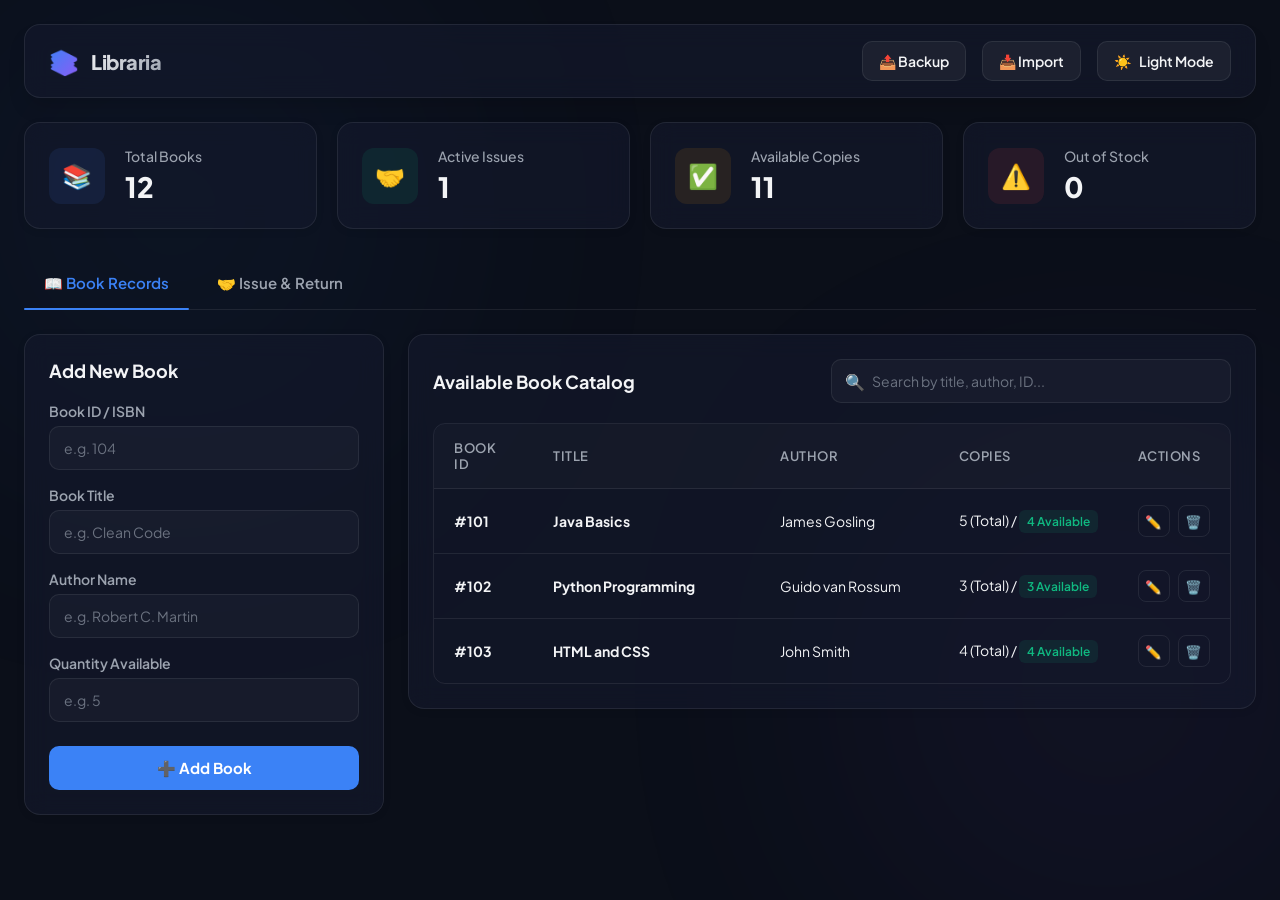
<file: index.html>
<!DOCTYPE html>
<html lang="en" data-theme="dark">
<head>
    <meta charset="UTF-8">
    <meta name="viewport" content="width=device-width, initial-scale=1.0">
    <title>Antigravity Library System</title>
    <!-- Modern Favicon -->
    <link rel="icon" href="data:image/svg+xml,<svg xmlns=%22http://www.w3.org/2000/svg%22 viewBox=%220 0 100 100%22><text y=%22.9em%22 font-size=%2290%22>📚</text></svg>">
    <!-- Stylesheet -->
    <link rel="stylesheet" href="style.css">
    <!-- Script -->
    <script src="app.js" defer></script>
</head>
<body>

    <!-- Subtle background glows for visual aesthetic -->
    <div class="bg-glow bg-glow-1"></div>
    <div class="bg-glow bg-glow-2"></div>

    <div class="app-container">
        
        <!-- Header -->
        <header>
            <div class="logo-section">
                <div class="logo-icon">📚</div>
                <div class="logo-text">Libraria</div>
            </div>
            <div class="nav-actions">
                <button class="action-btn" onclick="exportData()" title="Backup database to JSON file">📤 Backup</button>
                <button class="action-btn" onclick="triggerImport()" title="Import database from JSON backup">📥 Import</button>
                <input type="file" id="importFileInput" style="display: none;" accept=".json" onchange="importData(event)">
                <button id="themeToggleBtn" class="theme-toggle-btn">☀️ Light Mode</button>
            </div>
        </header>

        <!-- Dashboard Stats Grid -->
        <div class="dashboard-grid">
            <!-- Stat Card 1 -->
            <div class="stat-card">
                <div class="stat-icon blue">📚</div>
                <div class="stat-info">
                    <span class="stat-label">Total Books</span>
                    <span id="statTotalBooks" class="stat-value">0</span>
                </div>
            </div>
            <!-- Stat Card 2 -->
            <div class="stat-card">
                <div class="stat-icon green">🤝</div>
                <div class="stat-info">
                    <span class="stat-label">Active Issues</span>
                    <span id="statActiveIssues" class="stat-value">0</span>
                </div>
            </div>
            <!-- Stat Card 3 -->
            <div class="stat-card">
                <div class="stat-icon yellow">✅</div>
                <div class="stat-info">
                    <span class="stat-label">Available Copies</span>
                    <span id="statAvailableBooks" class="stat-value">0</span>
                </div>
            </div>
            <!-- Stat Card 4 -->
            <div class="stat-card">
                <div class="stat-icon red">⚠️</div>
                <div class="stat-info">
                    <span class="stat-label">Out of Stock</span>
                    <span id="statOutOfStock" class="stat-value">0</span>
                </div>
            </div>
        </div>

        <!-- Navigation Tabs -->
        <div class="tabs">
            <button class="tab-btn active" data-tab="tabBooks">📖 Book Records</button>
            <button class="tab-btn" data-tab="tabIssues">🤝 Issue & Return</button>
        </div>

        <!-- Tab 1: Book Records -->
        <div id="tabBooks" class="tab-content active">
            <div class="panel-grid">
                <!-- Sidebar Form -->
                <div class="card">
                    <div id="bookFormTitle" class="card-title">Add New Book</div>
                    <form id="bookForm">
                        <div class="form-group">
                            <label for="bookId">Book ID / ISBN</label>
                            <input type="number" id="bookId" class="form-control" placeholder="e.g. 104" required min="1">
                        </div>
                        <div class="form-group">
                            <label for="bookName">Book Title</label>
                            <input type="text" id="bookName" class="form-control" placeholder="e.g. Clean Code" required>
                        </div>
                        <div class="form-group">
                            <label for="bookAuthor">Author Name</label>
                            <input type="text" id="bookAuthor" class="form-control" placeholder="e.g. Robert C. Martin" required>
                        </div>
                        <div class="form-group">
                            <label for="bookQuantity">Quantity Available</label>
                            <input type="number" id="bookQuantity" class="form-control" placeholder="e.g. 5" required min="0">
                        </div>
                        
                        <button type="submit" id="bookSubmitBtn" class="btn-submit">➕ Add Book</button>
                        <button type="button" id="cancelEditBtn" class="btn-reset" style="display: none;" onclick="cancelEditBook()">Cancel Edit</button>
                    </form>
                </div>

                <!-- Main Table Section -->
                <div class="card">
                    <div class="table-header-controls">
                        <h2 style="font-size: 18px; text-align: left;">Available Book Catalog</h2>
                        <div class="search-wrapper">
                            <span class="search-icon">🔍</span>
                            <input type="text" id="bookSearch" class="form-control search-input" placeholder="Search by title, author, ID...">
                        </div>
                    </div>

                    <div class="table-container">
                        <table>
                            <thead>
                                <tr>
                                    <th style="width: 15%;">Book ID</th>
                                    <th style="width: 35%;">Title</th>
                                    <th style="width: 25%;">Author</th>
                                    <th style="width: 15%;">Copies</th>
                                    <th style="width: 10%;">Actions</th>
                                </tr>
                            </thead>
                            <tbody id="booksTableBody">
                                <!-- Populated dynamically by JS -->
                            </tbody>
                        </table>
                    </div>
                </div>
            </div>
        </div>

        <!-- Tab 2: Issue & Return -->
        <div id="tabIssues" class="tab-content">
            <div class="panel-grid">
                <!-- Sidebar Form -->
                <div class="card">
                    <div class="card-title">Issue Book</div>
                    <form id="issueForm">
                        <div class="form-group">
                            <label for="issueBookId">Select Book</label>
                            <select id="issueBookId" class="form-control" required>
                                <option value="">-- Select a Book --</option>
                                <!-- Populated dynamically by JS -->
                            </select>
                        </div>
                        <div class="form-group">
                            <label for="studentId">Student ID</label>
                            <input type="text" id="studentId" class="form-control" placeholder="e.g. S1024" required>
                        </div>
                        <div class="form-group">
                            <label for="studentName">Student Name</label>
                            <input type="text" id="studentName" class="form-control" placeholder="e.g. John Doe" required>
                        </div>
                        <div class="form-group">
                            <label for="issueDate">Issue Date</label>
                            <input type="date" id="issueDate" class="form-control" required>
                        </div>
                        <div class="form-group">
                            <label for="dueDate">Due Date</label>
                            <input type="date" id="dueDate" class="form-control" required>
                        </div>

                        <button type="submit" class="btn-submit">🤝 Issue Book</button>
                    </form>
                </div>

                <!-- Main Table Section -->
                <div class="card">
                    <div class="table-header-controls">
                        <h2 style="font-size: 18px; text-align: left;">Issued Books Register</h2>
                        <div class="search-wrapper">
                            <span class="search-icon">🔍</span>
                            <input type="text" id="issueSearch" class="form-control search-input" placeholder="Search by student, book name, ID...">
                        </div>
                    </div>

                    <div class="table-container">
                        <table>
                            <thead>
                                <tr>
                                    <th style="width: 30%;">Book ID & Title</th>
                                    <th style="width: 25%;">Student Name & ID</th>
                                    <th style="width: 12%;">Issue Date</th>
                                    <th style="width: 12%;">Due Date</th>
                                    <th style="width: 11%;">Status</th>
                                    <th style="width: 10%;">Actions</th>
                                </tr>
                            </thead>
                            <tbody id="issuesTableBody">
                                <!-- Populated dynamically by JS -->
                            </tbody>
                        </table>
                    </div>
                </div>
            </div>
        </div>

    </div>

    <!-- Toast Notification Container -->
    <div id="toastNotification" class="toast"></div>

</body>
</html>
</file>
<file: style.css>
/* Google Font Import */
@import url('https://fonts.googleapis.com/css2?family=Plus+Jakarta+Sans:wght@300;400;500;600;700;800&display=swap');

:root {
    --font-primary: 'Plus Jakarta Sans', sans-serif;
    
    /* Dark Theme Colors (Default) */
    --bg-app: #0b0f19;
    --bg-card: rgba(20, 26, 46, 0.6);
    --border-card: rgba(255, 255, 255, 0.08);
    --border-focus: #3b82f6;
    
    --text-primary: #f3f4f6;
    --text-secondary: #9ca3af;
    --text-muted: #6b7280;
    
    --color-primary: #3b82f6;
    --color-primary-hover: #2563eb;
    --color-primary-glow: rgba(59, 130, 246, 0.15);
    
    --color-success: #10b981;
    --color-success-bg: rgba(16, 185, 129, 0.1);
    --color-warning: #f59e0b;
    --color-warning-bg: rgba(245, 158, 11, 0.1);
    --color-danger: #ef4444;
    --color-danger-bg: rgba(239, 68, 68, 0.1);
    
    --shadow-sm: 0 2px 8px -1px rgba(0, 0, 0, 0.1);
    --shadow-md: 0 12px 20px -4px rgba(0, 0, 0, 0.15);
    --shadow-lg: 0 20px 25px -5px rgba(0, 0, 0, 0.25);
    
    --transition-fast: 0.15s ease;
    --transition-normal: 0.25s ease;
}

[data-theme="light"] {
    /* Light Theme Colors */
    --bg-app: #f8fafc;
    --bg-card: rgba(255, 255, 255, 0.8);
    --border-card: rgba(0, 0, 0, 0.06);
    --border-focus: #3b82f6;
    
    --text-primary: #0f172a;
    --text-secondary: #475569;
    --text-muted: #94a3b8;
    
    --color-primary: #3b82f6;
    --color-primary-hover: #1d4ed8;
    --color-primary-glow: rgba(59, 130, 246, 0.1);
    
    --shadow-sm: 0 1px 3px 0 rgba(0, 0, 0, 0.05);
    --shadow-md: 0 4px 6px -1px rgba(0, 0, 0, 0.05), 0 2px 4px -2px rgba(0, 0, 0, 0.05);
    --shadow-lg: 0 10px 15px -3px rgba(0, 0, 0, 0.05), 0 4px 6px -4px rgba(0, 0, 0, 0.05);
}

* {
    margin: 0;
    padding: 0;
    box-sizing: border-box;
    font-family: var(--font-primary);
}

body {
    background-color: var(--bg-app);
    color: var(--text-primary);
    min-height: 100vh;
    overflow-x: hidden;
    transition: background-color var(--transition-normal), color var(--transition-normal);
}

/* Background Gradients */
.bg-glow {
    position: fixed;
    width: 600px;
    height: 600px;
    border-radius: 50%;
    filter: blur(150px);
    z-index: -1;
    opacity: 0.15;
    pointer-events: none;
}

.bg-glow-1 {
    top: -10%;
    left: -10%;
    background: radial-gradient(circle, #3b82f6 0%, transparent 70%);
}

.bg-glow-2 {
    bottom: -10%;
    right: -10%;
    background: radial-gradient(circle, #8b5cf6 0%, transparent 70%);
}

/* Container & Layout */
.app-container {
    max-width: 1400px;
    margin: 0 auto;
    padding: 24px;
}

/* Navigation Header */
header {
    display: flex;
    justify-content: space-between;
    align-items: center;
    padding: 16px 24px;
    background: var(--bg-card);
    backdrop-filter: blur(12px);
    -webkit-backdrop-filter: blur(12px);
    border: 1px solid var(--border-card);
    border-radius: 16px;
    margin-bottom: 24px;
    box-shadow: var(--shadow-md);
}

.logo-section {
    display: flex;
    align-items: center;
    gap: 12px;
}

.logo-icon {
    font-size: 24px;
    background: linear-gradient(135deg, #3b82f6, #8b5cf6);
    -webkit-background-clip: text;
    -webkit-text-fill-color: transparent;
    display: flex;
    align-items: center;
}

.logo-text {
    font-size: 20px;
    font-weight: 800;
    letter-spacing: -0.5px;
    background: linear-gradient(135deg, var(--text-primary), var(--text-secondary));
    -webkit-background-clip: text;
    -webkit-text-fill-color: transparent;
}

.nav-actions {
    display: flex;
    align-items: center;
    gap: 16px;
}

.theme-toggle-btn, .action-btn {
    background: rgba(255, 255, 255, 0.05);
    border: 1px solid var(--border-card);
    color: var(--text-primary);
    padding: 10px 16px;
    border-radius: 10px;
    cursor: pointer;
    display: flex;
    align-items: center;
    gap: 8px;
    font-size: 14px;
    font-weight: 600;
    transition: all var(--transition-fast);
}

.theme-toggle-btn:hover, .action-btn:hover {
    background: rgba(255, 255, 255, 0.1);
    transform: translateY(-1px);
}

.action-btn-primary {
    background: var(--color-primary);
    border: none;
    color: white;
}

.action-btn-primary:hover {
    background: var(--color-primary-hover);
    box-shadow: 0 0 15px var(--color-primary-glow);
}

/* Dashboard Stats Grid */
.dashboard-grid {
    display: grid;
    grid-template-columns: repeat(auto-fit, minmax(260px, 1fr));
    gap: 20px;
    margin-bottom: 32px;
}

.stat-card {
    background: var(--bg-card);
    backdrop-filter: blur(12px);
    -webkit-backdrop-filter: blur(12px);
    border: 1px solid var(--border-card);
    border-radius: 16px;
    padding: 24px;
    display: flex;
    align-items: center;
    gap: 20px;
    box-shadow: var(--shadow-sm);
    transition: transform var(--transition-normal), box-shadow var(--transition-normal);
}

.stat-card:hover {
    transform: translateY(-4px);
    box-shadow: var(--shadow-md);
    border-color: rgba(255, 255, 255, 0.15);
}

.stat-icon {
    width: 56px;
    height: 56px;
    border-radius: 12px;
    display: flex;
    align-items: center;
    justify-content: center;
    font-size: 24px;
}

.stat-icon.blue {
    background: rgba(59, 130, 246, 0.1);
    color: #3b82f6;
}

.stat-icon.green {
    background: rgba(16, 185, 129, 0.1);
    color: #10b981;
}

.stat-icon.yellow {
    background: rgba(245, 158, 11, 0.1);
    color: #f59e0b;
}

.stat-icon.red {
    background: rgba(239, 68, 68, 0.1);
    color: #ef4444;
}

.stat-info {
    display: flex;
    flex-direction: column;
}

.stat-label {
    font-size: 14px;
    color: var(--text-secondary);
    font-weight: 500;
}

.stat-value {
    font-size: 28px;
    font-weight: 800;
    margin-top: 4px;
}

/* Tabs and Main Content */
.tabs {
    display: flex;
    gap: 8px;
    border-bottom: 1px solid var(--border-card);
    margin-bottom: 24px;
    padding-bottom: 4px;
}

.tab-btn {
    background: transparent;
    border: none;
    color: var(--text-secondary);
    padding: 12px 20px;
    font-size: 15px;
    font-weight: 600;
    cursor: pointer;
    position: relative;
    transition: color var(--transition-fast);
}

.tab-btn:hover {
    color: var(--text-primary);
}

.tab-btn.active {
    color: var(--color-primary);
}

.tab-btn.active::after {
    content: '';
    position: absolute;
    bottom: -5px;
    left: 0;
    width: 100%;
    height: 2px;
    background-color: var(--color-primary);
    border-radius: 2px;
}

.tab-content {
    display: none;
}

.tab-content.active {
    display: block;
    animation: fadeIn 0.3s ease-out;
}

@keyframes fadeIn {
    from { opacity: 0; transform: translateY(8px); }
    to { opacity: 1; transform: translateY(0); }
}

/* Panel Layouts */
.panel-grid {
    display: grid;
    grid-template-columns: 360px 1fr;
    gap: 24px;
    align-items: start;
}

@media (max-width: 992px) {
    .panel-grid {
        grid-template-columns: 1fr;
    }
}

.card {
    background: var(--bg-card);
    backdrop-filter: blur(12px);
    -webkit-backdrop-filter: blur(12px);
    border: 1px solid var(--border-card);
    border-radius: 16px;
    padding: 24px;
    box-shadow: var(--shadow-sm);
    margin-bottom: 24px;
}

.card-title {
    font-size: 18px;
    font-weight: 700;
    margin-bottom: 20px;
    display: flex;
    justify-content: space-between;
    align-items: center;
}

/* Form Styles */
.form-group {
    margin-bottom: 16px;
}

.form-group label {
    display: block;
    font-size: 14px;
    font-weight: 600;
    color: var(--text-secondary);
    margin-bottom: 6px;
}

.form-control {
    width: 100%;
    background: rgba(255, 255, 255, 0.03);
    border: 1px solid var(--border-card);
    border-radius: 10px;
    padding: 12px 14px;
    color: var(--text-primary);
    font-size: 14px;
    transition: all var(--transition-fast);
}

.form-control::placeholder {
    color: var(--text-muted);
}

.form-control:focus {
    outline: none;
    border-color: var(--border-focus);
    background: rgba(255, 255, 255, 0.05);
    box-shadow: 0 0 0 3px rgba(59, 130, 246, 0.15);
}

select.form-control {
    cursor: pointer;
}

.btn-submit {
    width: 100%;
    background: var(--color-primary);
    color: white;
    border: none;
    padding: 12px;
    border-radius: 10px;
    font-size: 15px;
    font-weight: 700;
    cursor: pointer;
    display: flex;
    align-items: center;
    justify-content: center;
    gap: 8px;
    transition: all var(--transition-fast);
    margin-top: 24px;
}

.btn-submit:hover {
    background: var(--color-primary-hover);
    transform: translateY(-1px);
    box-shadow: 0 4px 12px var(--color-primary-glow);
}

.btn-reset {
    width: 100%;
    background: transparent;
    border: 1px solid var(--border-card);
    color: var(--text-secondary);
    padding: 10px;
    border-radius: 10px;
    font-size: 14px;
    font-weight: 600;
    cursor: pointer;
    margin-top: 10px;
    transition: all var(--transition-fast);
}

.btn-reset:hover {
    background: rgba(255, 255, 255, 0.05);
    color: var(--text-primary);
}

/* Search Bar & Header controls for tables */
.table-header-controls {
    display: flex;
    justify-content: space-between;
    align-items: center;
    gap: 16px;
    margin-bottom: 20px;
}

@media (max-width: 576px) {
    .table-header-controls {
        flex-direction: column;
        align-items: stretch;
    }
}

.search-wrapper {
    position: relative;
    flex-grow: 1;
    max-width: 400px;
}

.search-input {
    padding-left: 40px;
}

.search-icon {
    position: absolute;
    left: 14px;
    top: 50%;
    transform: translateY(-50%);
    color: var(--text-muted);
    pointer-events: none;
}

/* Modern Tables */
.table-container {
    overflow-x: auto;
    border-radius: 12px;
    border: 1px solid var(--border-card);
}

table {
    width: 100%;
    border-collapse: collapse;
    text-align: left;
}

th {
    background: rgba(255, 255, 255, 0.02);
    color: var(--text-secondary);
    font-size: 13px;
    font-weight: 600;
    text-transform: uppercase;
    letter-spacing: 0.5px;
    padding: 16px 20px;
    border-bottom: 1px solid var(--border-card);
}

td {
    padding: 16px 20px;
    border-bottom: 1px solid var(--border-card);
    font-size: 14px;
    color: var(--text-primary);
    white-space: nowrap;
}

tr:last-child td {
    border-bottom: none;
}

tr:hover td {
    background: rgba(255, 255, 255, 0.01);
}

/* Badges */
.badge {
    display: inline-flex;
    align-items: center;
    padding: 4px 8px;
    border-radius: 6px;
    font-size: 12px;
    font-weight: 600;
}

.badge-success {
    background: var(--color-success-bg);
    color: var(--color-success);
}

.badge-warning {
    background: var(--color-warning-bg);
    color: var(--color-warning);
}

.badge-danger {
    background: var(--color-danger-bg);
    color: var(--color-danger);
}

/* Table Action Buttons */
.table-actions {
    display: flex;
    gap: 8px;
}

.action-icon-btn {
    background: transparent;
    border: 1px solid var(--border-card);
    color: var(--text-secondary);
    width: 32px;
    height: 32px;
    border-radius: 8px;
    cursor: pointer;
    display: flex;
    align-items: center;
    justify-content: center;
    transition: all var(--transition-fast);
}

.action-icon-btn:hover {
    background: rgba(255, 255, 255, 0.05);
    color: var(--text-primary);
}

.action-icon-btn.edit:hover {
    color: var(--color-primary);
    border-color: rgba(59, 130, 246, 0.3);
    background: var(--color-primary-glow);
}

.action-icon-btn.delete:hover {
    color: var(--color-danger);
    border-color: rgba(239, 68, 68, 0.3);
    background: var(--color-danger-bg);
}

.action-icon-btn.return:hover {
    color: var(--color-success);
    border-color: rgba(16, 185, 129, 0.3);
    background: var(--color-success-bg);
}

/* Toast Notification */
.toast {
    position: fixed;
    bottom: 24px;
    right: 24px;
    background: #1e293b;
    border: 1px solid rgba(255, 255, 255, 0.1);
    color: white;
    padding: 16px 20px;
    border-radius: 12px;
    box-shadow: var(--shadow-lg);
    z-index: 1000;
    display: flex;
    align-items: center;
    gap: 12px;
    transform: translateY(100px);
    opacity: 0;
    transition: all 0.3s cubic-bezier(0.16, 1, 0.3, 1);
}

.toast.show {
    transform: translateY(0);
    opacity: 1;
}

.toast-success {
    border-left: 4px solid var(--color-success);
}

.toast-error {
    border-left: 4px solid var(--color-danger);
}

/* Empty States */
.empty-state {
    text-align: center;
    padding: 48px 24px;
    color: var(--text-muted);
}

.empty-icon {
    font-size: 48px;
    margin-bottom: 16px;
    display: inline-block;
}

.empty-title {
    font-size: 16px;
    font-weight: 600;
    color: var(--text-secondary);
    margin-bottom: 4px;
}

.empty-desc {
    font-size: 14px;
}

/* Dialog Modals */
.modal {
    position: fixed;
    top: 0;
    left: 0;
    width: 100%;
    height: 100%;
    background: rgba(0, 0, 0, 0.6);
    backdrop-filter: blur(4px);
    display: flex;
    align-items: center;
    justify-content: center;
    z-index: 1000;
    opacity: 0;
    pointer-events: none;
    transition: opacity var(--transition-normal);
}

.modal.show {
    opacity: 1;
    pointer-events: auto;
}

.modal-content {
    background: var(--bg-card);
    border: 1px solid var(--border-card);
    border-radius: 16px;
    width: 100%;
    max-width: 500px;
    padding: 24px;
    box-shadow: var(--shadow-lg);
    transform: translateY(20px);
    transition: transform var(--transition-normal);
}

.modal.show .modal-content {
    transform: translateY(0);
}

.modal-header {
    display: flex;
    justify-content: space-between;
    align-items: center;
    margin-bottom: 20px;
}

.modal-title {
    font-size: 18px;
    font-weight: 700;
}

.modal-close {
    background: transparent;
    border: none;
    color: var(--text-secondary);
    font-size: 20px;
    cursor: pointer;
}

.modal-footer {
    display: flex;
    justify-content: flex-end;
    gap: 12px;
    margin-top: 24px;
}
</file>
